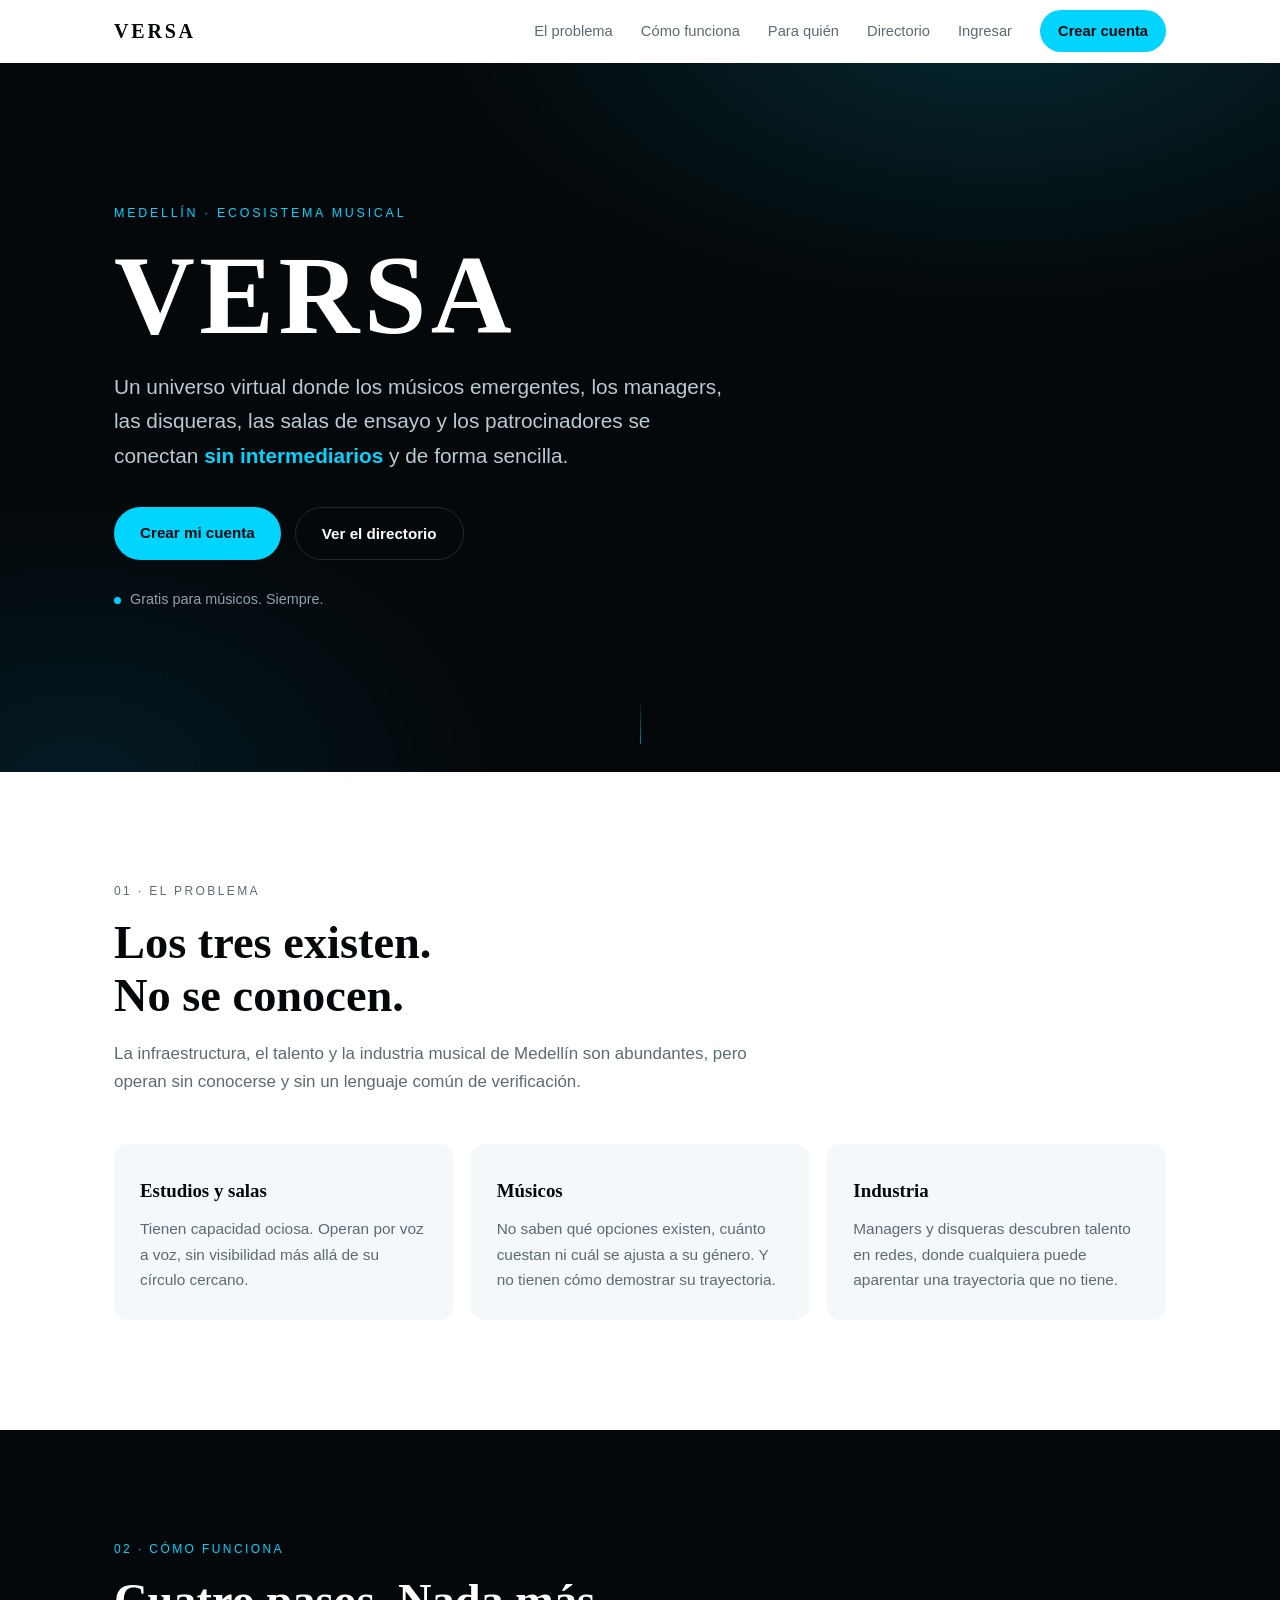
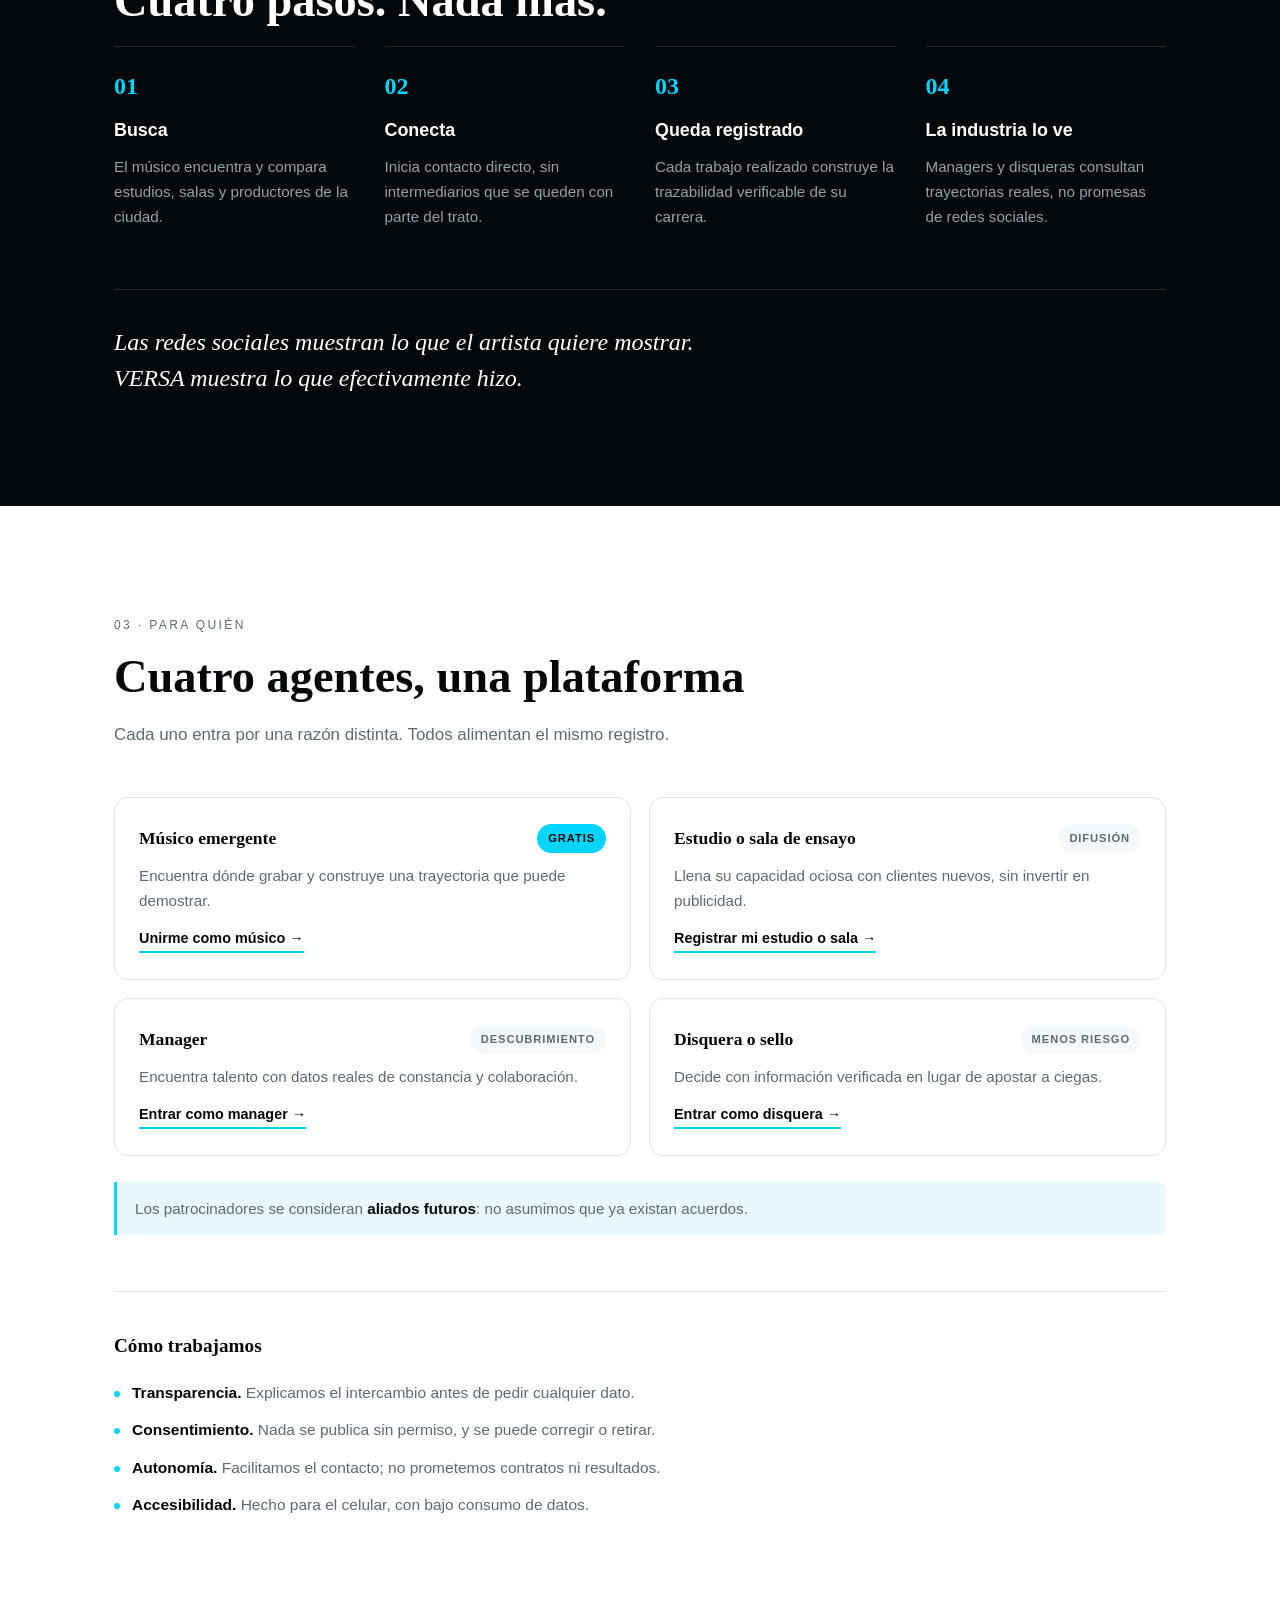
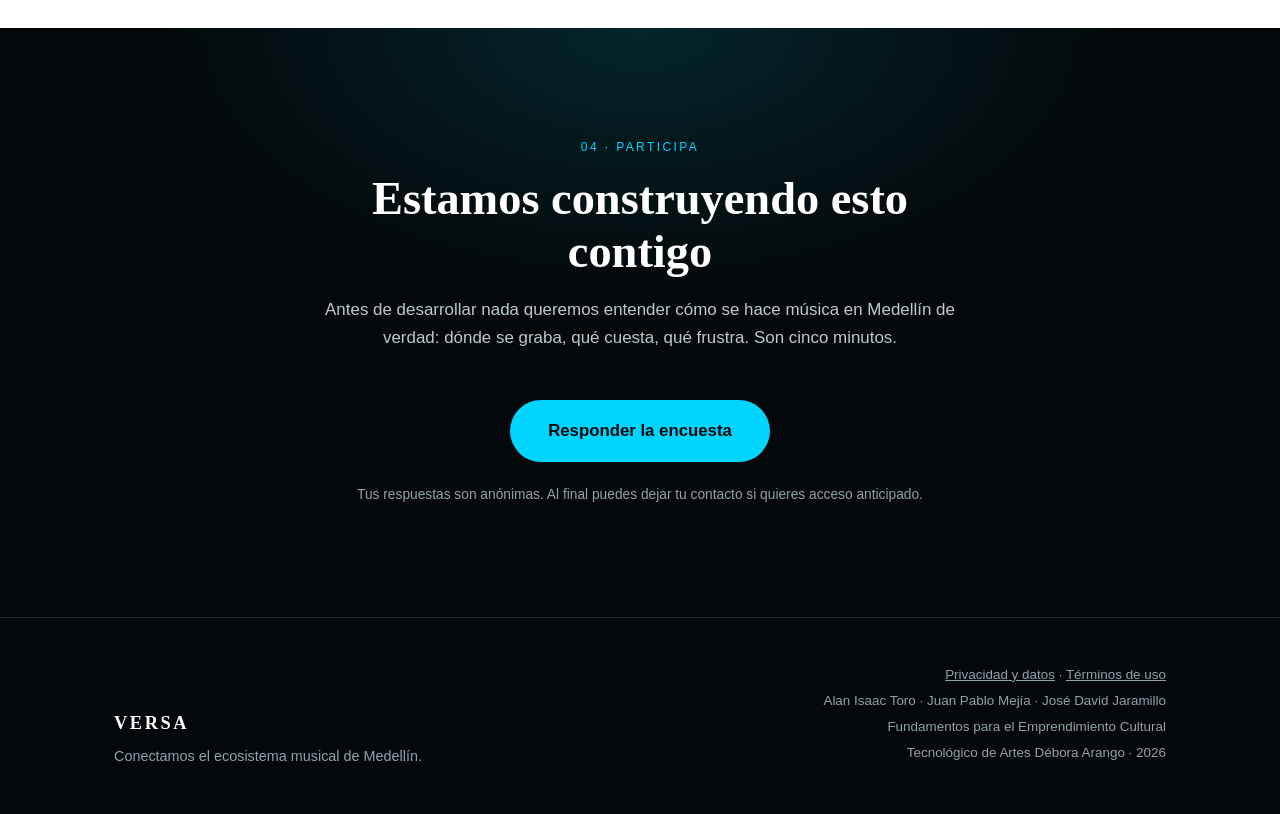
<file: index.html>
<!doctype html>
<html lang="es">
<head>
<meta charset="utf-8">
<meta name="viewport" content="width=device-width, initial-scale=1">
<title>VERSA — Conecta el ecosistema musical</title>
<meta name="description" content="VERSA conecta a músicos emergentes, estudios de grabación, managers y disqueras de Medellín. Gratis para músicos.">
<link rel="stylesheet" href="/assets/css/site.css">
<link rel="stylesheet" href="/assets/css/app.css">
</head>
<body>

<!-- ======== NAV ======== -->
<header class="nav" id="nav">
  <div class="wrap nav__inner">
    <a href="#inicio" class="nav__logo">VERSA</a>
    <nav class="nav__links" id="navLinks">
      <a href="#problema">El problema</a>
      <a href="#como">Cómo funciona</a>
      <a href="#quien">Para quién</a>
      <a href="/directorio/">Directorio</a>
      <a href="/ingresar/">Ingresar</a>
      <a href="/registro/" class="btn btn--sm">Crear cuenta</a>
    </nav>
    <button class="nav__toggle" id="navToggle" aria-label="Abrir menú" aria-expanded="false">
      <span></span><span></span><span></span>
    </button>
  </div>
</header>

<!-- ======== HERO ======== -->
<section class="hero" id="inicio">
  <div class="wrap">
    <p class="hero__kicker">Medellín · Ecosistema musical</p>
    <h1 class="hero__title">VERSA</h1>
    <p class="hero__lead">
      Un universo virtual donde los músicos emergentes, los managers, las disqueras, las salas de ensayo
      y los patrocinadores se conectan <strong>sin intermediarios</strong> y de forma sencilla.
    </p>
    <div class="hero__actions">
      <a href="/registro/" class="btn">Crear mi cuenta</a>
      <a href="/directorio/" class="btn btn--ghost">Ver el directorio</a>
    </div>
    <p class="hero__note">Gratis para músicos. Siempre.</p>
  </div>
  <div class="hero__scroll" aria-hidden="true"></div>
</section>

<!-- ======== PROBLEMA ======== -->
<section class="section" id="problema">
  <div class="wrap">
    <p class="eyebrow">01 · El problema</p>
    <h2 class="h2">Los tres existen.<br>No se conocen.</h2>
    <p class="lead">
      La infraestructura, el talento y la industria musical de Medellín son abundantes,
      pero operan sin conocerse y sin un lenguaje común de verificación.
    </p>

    <div class="grid grid--3">
      <article class="card reveal">
        <h3 class="card__title">Estudios y salas</h3>
        <p>Tienen capacidad ociosa. Operan por voz a voz, sin visibilidad más allá de su círculo cercano.</p>
      </article>
      <article class="card reveal">
        <h3 class="card__title">Músicos</h3>
        <p>No saben qué opciones existen, cuánto cuestan ni cuál se ajusta a su género. Y no tienen cómo demostrar su trayectoria.</p>
      </article>
      <article class="card reveal">
        <h3 class="card__title">Industria</h3>
        <p>Managers y disqueras descubren talento en redes, donde cualquiera puede aparentar una trayectoria que no tiene.</p>
      </article>
    </div>
  </div>
</section>

<!-- ======== CÓMO FUNCIONA ======== -->
<section class="section section--dark" id="como">
  <div class="wrap">
    <p class="eyebrow eyebrow--light">02 · Cómo funciona</p>
    <h2 class="h2 h2--light">Cuatro pasos. Nada más.</h2>

    <ol class="steps">
      <li class="steps__item reveal">
        <span class="steps__num">01</span>
        <h3>Busca</h3>
        <p>El músico encuentra y compara estudios, salas y productores de la ciudad.</p>
      </li>
      <li class="steps__item reveal">
        <span class="steps__num">02</span>
        <h3>Conecta</h3>
        <p>Inicia contacto directo, sin intermediarios que se queden con parte del trato.</p>
      </li>
      <li class="steps__item reveal">
        <span class="steps__num">03</span>
        <h3>Queda registrado</h3>
        <p>Cada trabajo realizado construye la trazabilidad verificable de su carrera.</p>
      </li>
      <li class="steps__item reveal">
        <span class="steps__num">04</span>
        <h3>La industria lo ve</h3>
        <p>Managers y disqueras consultan trayectorias reales, no promesas de redes sociales.</p>
      </li>
    </ol>

    <p class="pullquote">
      Las redes sociales muestran lo que el artista quiere mostrar.<br>
      VERSA muestra lo que efectivamente hizo.
    </p>
  </div>
</section>

<!-- ======== PARA QUIÉN ======== -->
<section class="section" id="quien">
  <div class="wrap">
    <p class="eyebrow">03 · Para quién</p>
    <h2 class="h2">Cuatro agentes, una plataforma</h2>
    <p class="lead">Cada uno entra por una razón distinta. Todos alimentan el mismo registro.</p>

    <div class="grid grid--2">
      <article class="agent reveal">
        <div class="agent__head"><h3>Músico emergente</h3><span class="tag tag--free">Gratis</span></div>
        <p>Encuentra dónde grabar y construye una trayectoria que puede demostrar.</p>
        <a class="agent__cta" href="/registro/?rol=musico">Unirme como músico →</a>
      </article>
      <article class="agent reveal">
        <div class="agent__head"><h3>Estudio o sala de ensayo</h3><span class="tag">Difusión</span></div>
        <p>Llena su capacidad ociosa con clientes nuevos, sin invertir en publicidad.</p>
        <a class="agent__cta" href="/registro/?rol=estudio">Registrar mi estudio o sala →</a>
      </article>
      <article class="agent reveal">
        <div class="agent__head"><h3>Manager</h3><span class="tag">Descubrimiento</span></div>
        <p>Encuentra talento con datos reales de constancia y colaboración.</p>
        <a class="agent__cta" href="/registro/?rol=manager">Entrar como manager →</a>
      </article>
      <article class="agent reveal">
        <div class="agent__head"><h3>Disquera o sello</h3><span class="tag">Menos riesgo</span></div>
        <p>Decide con información verificada en lugar de apostar a ciegas.</p>
        <a class="agent__cta" href="/registro/?rol=disquera">Entrar como disquera →</a>
      </article>
    </div>

    <p class="aside">
      Los patrocinadores se consideran <strong>aliados futuros</strong>: no asumimos que ya existan acuerdos.
    </p>

    <div class="principles">
      <h3 class="principles__title">Cómo trabajamos</h3>
      <ul>
        <li><strong>Transparencia.</strong> Explicamos el intercambio antes de pedir cualquier dato.</li>
        <li><strong>Consentimiento.</strong> Nada se publica sin permiso, y se puede corregir o retirar.</li>
        <li><strong>Autonomía.</strong> Facilitamos el contacto; no prometemos contratos ni resultados.</li>
        <li><strong>Accesibilidad.</strong> Hecho para el celular, con bajo consumo de datos.</li>
      </ul>
    </div>
  </div>
</section>

<!-- ======== ENCUESTA / CTA ======== -->
<section class="section section--dark cta" id="encuesta">
  <div class="wrap wrap--narrow">
    <p class="eyebrow eyebrow--light">04 · Participa</p>
    <h2 class="h2 h2--light">Estamos construyendo esto contigo</h2>
    <p class="lead lead--light">
      Antes de desarrollar nada queremos entender cómo se hace música en Medellín de verdad:
      dónde se graba, qué cuesta, qué frustra. Son cinco minutos.
    </p>

    <!-- ⬇️ REEMPLAZA ESTE ENLACE POR EL DE TU FORMULARIO ⬇️ -->
    <a class="btn btn--light btn--lg"
       href="https://forms.gle/REEMPLAZA-ESTE-ENLACE"
       target="_blank" rel="noopener">
       Responder la encuesta
    </a>

    <p class="cta__note">Tus respuestas son anónimas. Al final puedes dejar tu contacto si quieres acceso anticipado.</p>
  </div>
</section>

<!-- ======== FOOTER ======== -->
<footer class="footer">
  <div class="wrap footer__inner">
    <div>
      <p class="footer__logo">VERSA</p>
      <p class="footer__tag">Conectamos el ecosistema musical de Medellín.</p>
    </div>
    <div class="footer__meta">
      <p><a href="/legal/privacidad/">Privacidad y datos</a> · <a href="/legal/terminos/">Términos de uso</a></p>
      <p>Alan Isaac Toro · Juan Pablo Mejía · José David Jaramillo</p>
      <p>Fundamentos para el Emprendimiento Cultural</p>
      <p>Tecnológico de Artes Débora Arango · <span id="year">2026</span></p>
    </div>
  </div>
</footer>

<script src="/assets/js/core/ui.js"></script>
</body>
</html>
</file>
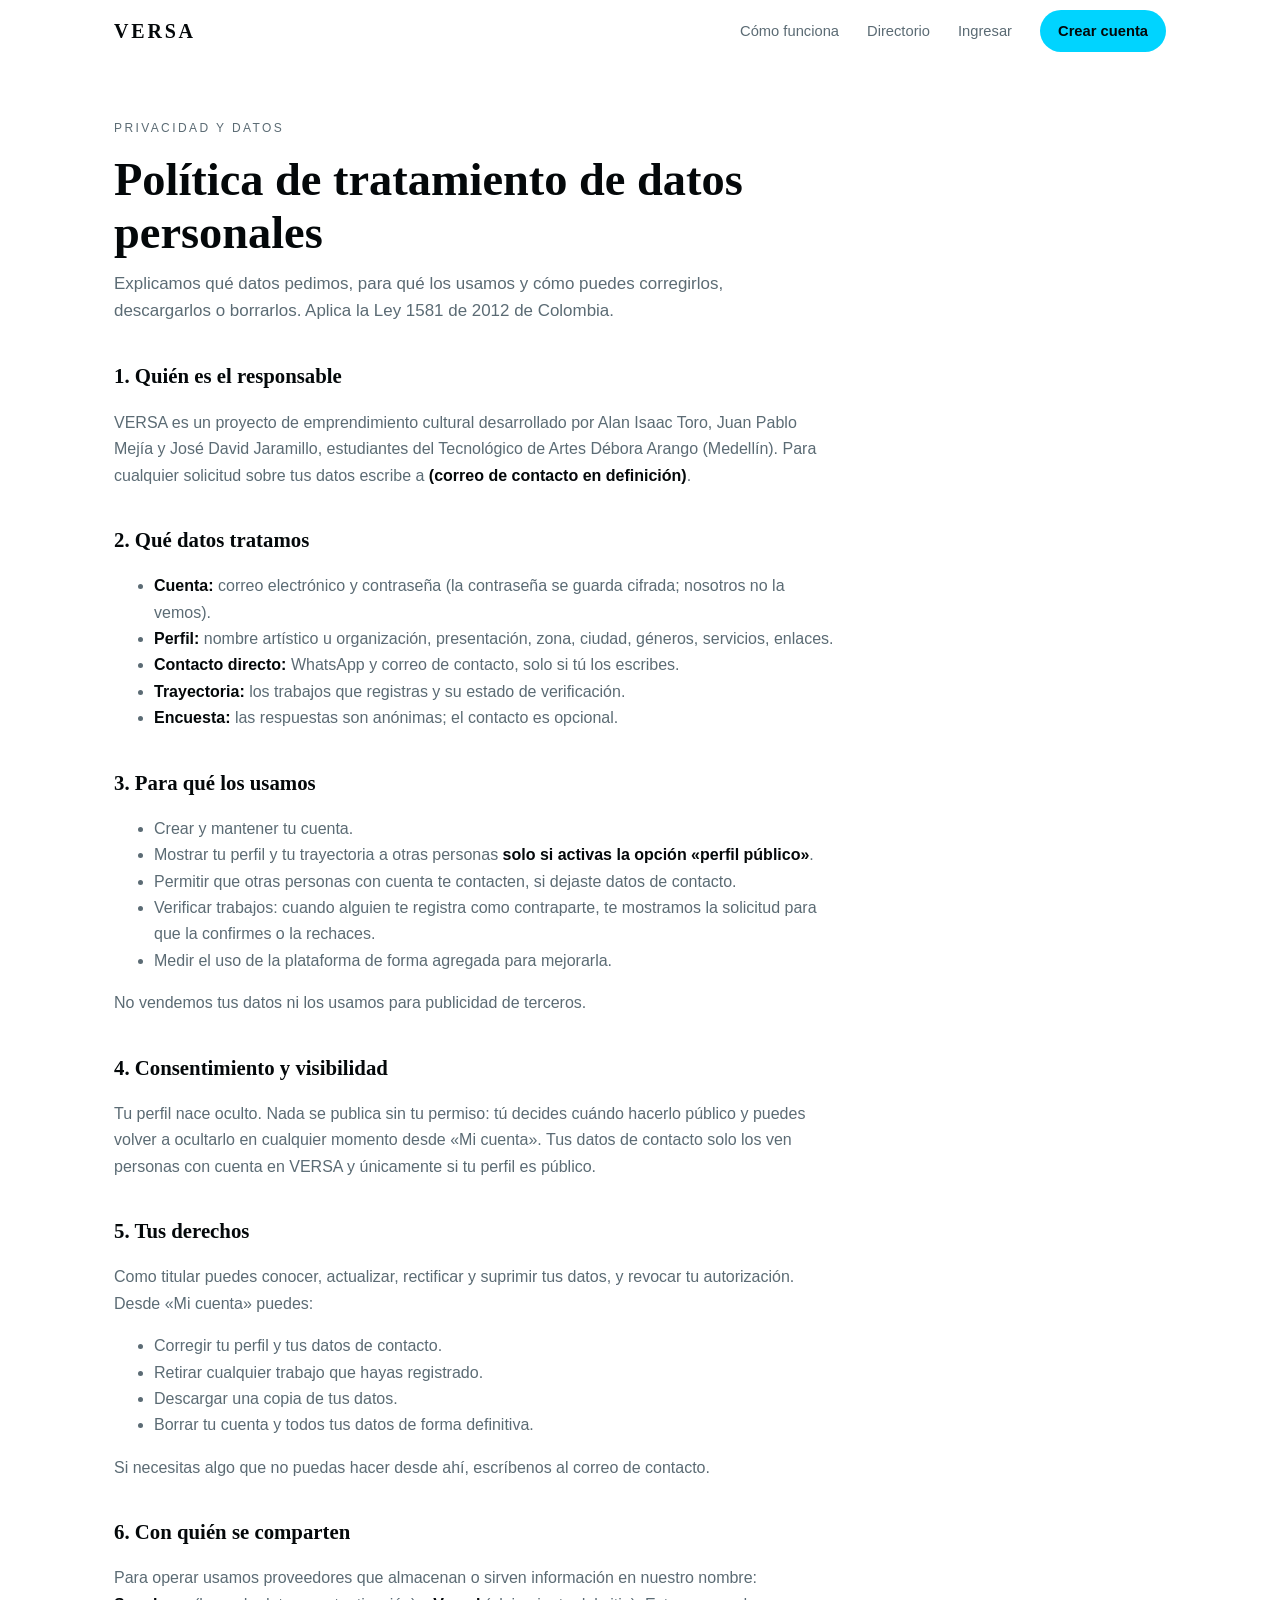
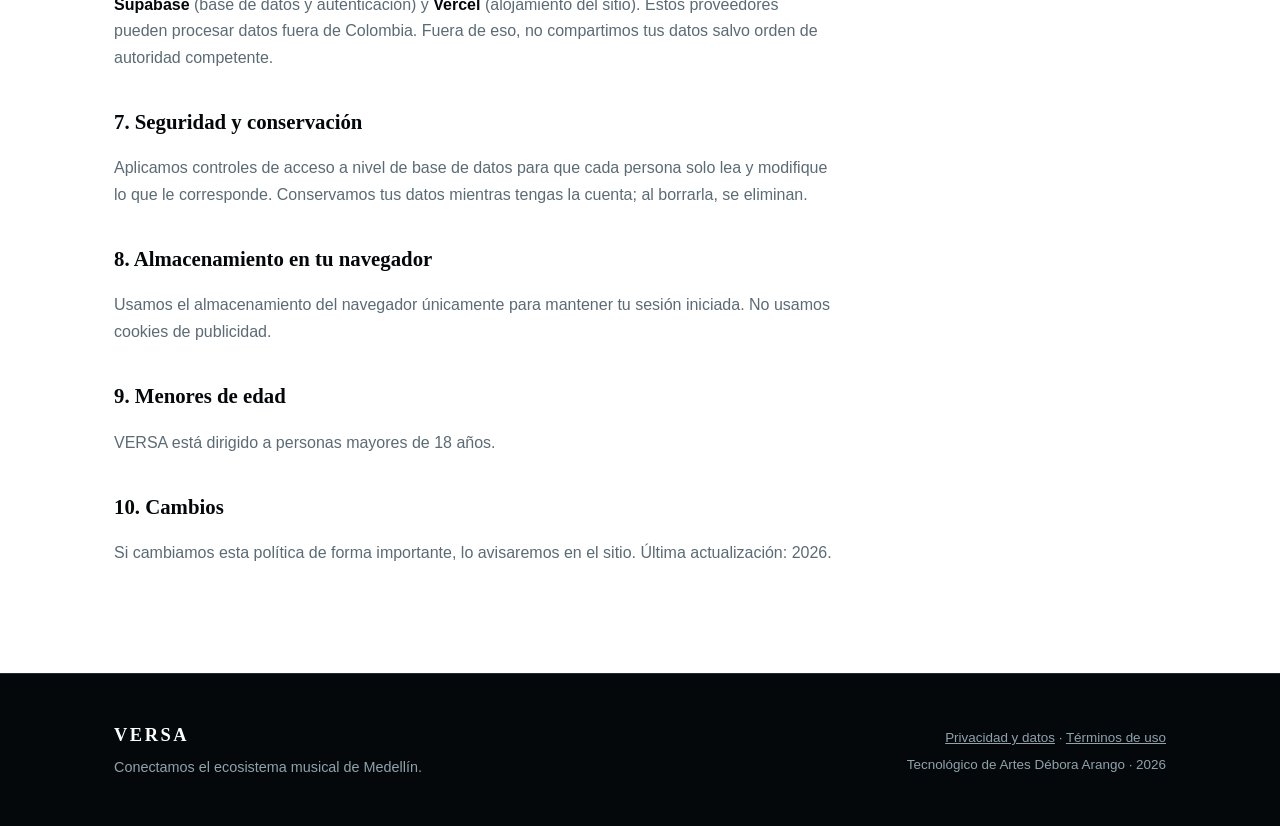
<file: legal/privacidad/index.html>
<!doctype html>
<html lang="es">
<head>
<meta charset="utf-8">
<meta name="viewport" content="width=device-width, initial-scale=1">
<title>Privacidad y datos — VERSA</title>
<meta name="description" content="Cómo VERSA trata tus datos personales: qué pedimos, para qué y cómo ejercer tus derechos.">
<link rel="stylesheet" href="/assets/css/site.css">
<link rel="stylesheet" href="/assets/css/app.css">
</head>
<body data-page="privacidad">
<div id="siteNav"></div>

<main class="page">
  <div class="wrap">
    <div class="prose">
      <p class="eyebrow">Privacidad y datos</p>
      <h1 class="h2">Política de tratamiento de datos personales</h1>
      <p class="lead" style="margin-bottom:0">Explicamos qué datos pedimos, para qué los usamos y cómo puedes corregirlos, descargarlos o borrarlos. Aplica la Ley 1581 de 2012 de Colombia.</p>

      <h2>1. Quién es el responsable</h2>
      <p>VERSA es un proyecto de emprendimiento cultural desarrollado por Alan Isaac Toro, Juan Pablo Mejía y José David Jaramillo, estudiantes del Tecnológico de Artes Débora Arango (Medellín). Para cualquier solicitud sobre tus datos escribe a <strong id="contactMail">(correo de contacto en definición)</strong>.</p>

      <h2>2. Qué datos tratamos</h2>
      <ul>
        <li><strong>Cuenta:</strong> correo electrónico y contraseña (la contraseña se guarda cifrada; nosotros no la vemos).</li>
        <li><strong>Perfil:</strong> nombre artístico u organización, presentación, zona, ciudad, géneros, servicios, enlaces.</li>
        <li><strong>Contacto directo:</strong> WhatsApp y correo de contacto, solo si tú los escribes.</li>
        <li><strong>Trayectoria:</strong> los trabajos que registras y su estado de verificación.</li>
        <li><strong>Encuesta:</strong> las respuestas son anónimas; el contacto es opcional.</li>
      </ul>

      <h2>3. Para qué los usamos</h2>
      <ul>
        <li>Crear y mantener tu cuenta.</li>
        <li>Mostrar tu perfil y tu trayectoria a otras personas <strong>solo si activas la opción «perfil público»</strong>.</li>
        <li>Permitir que otras personas con cuenta te contacten, si dejaste datos de contacto.</li>
        <li>Verificar trabajos: cuando alguien te registra como contraparte, te mostramos la solicitud para que la confirmes o la rechaces.</li>
        <li>Medir el uso de la plataforma de forma agregada para mejorarla.</li>
      </ul>
      <p>No vendemos tus datos ni los usamos para publicidad de terceros.</p>

      <h2>4. Consentimiento y visibilidad</h2>
      <p>Tu perfil nace oculto. Nada se publica sin tu permiso: tú decides cuándo hacerlo público y puedes volver a ocultarlo en cualquier momento desde «Mi cuenta». Tus datos de contacto solo los ven personas con cuenta en VERSA y únicamente si tu perfil es público.</p>

      <h2>5. Tus derechos</h2>
      <p>Como titular puedes conocer, actualizar, rectificar y suprimir tus datos, y revocar tu autorización. Desde «Mi cuenta» puedes:</p>
      <ul>
        <li>Corregir tu perfil y tus datos de contacto.</li>
        <li>Retirar cualquier trabajo que hayas registrado.</li>
        <li>Descargar una copia de tus datos.</li>
        <li>Borrar tu cuenta y todos tus datos de forma definitiva.</li>
      </ul>
      <p>Si necesitas algo que no puedas hacer desde ahí, escríbenos al correo de contacto.</p>

      <h2>6. Con quién se comparten</h2>
      <p>Para operar usamos proveedores que almacenan o sirven información en nuestro nombre: <strong>Supabase</strong> (base de datos y autenticación) y <strong>Vercel</strong> (alojamiento del sitio). Estos proveedores pueden procesar datos fuera de Colombia. Fuera de eso, no compartimos tus datos salvo orden de autoridad competente.</p>

      <h2>7. Seguridad y conservación</h2>
      <p>Aplicamos controles de acceso a nivel de base de datos para que cada persona solo lea y modifique lo que le corresponde. Conservamos tus datos mientras tengas la cuenta; al borrarla, se eliminan.</p>

      <h2>8. Almacenamiento en tu navegador</h2>
      <p>Usamos el almacenamiento del navegador únicamente para mantener tu sesión iniciada. No usamos cookies de publicidad.</p>

      <h2>9. Menores de edad</h2>
      <p>VERSA está dirigido a personas mayores de 18 años.</p>

      <h2>10. Cambios</h2>
      <p>Si cambiamos esta política de forma importante, lo avisaremos en el sitio. Última actualización: <span id="updated">2026</span>.</p>
    </div>
  </div>
</main>

<div id="siteFooter"></div>

<script src="/assets/js/core/config.js"></script>
<script src="/assets/js/core/app.js"></script>
<script src="/assets/js/core/ui.js"></script>
<script src="/assets/js/pages/legal.js"></script>
</body>
</html>
</file>
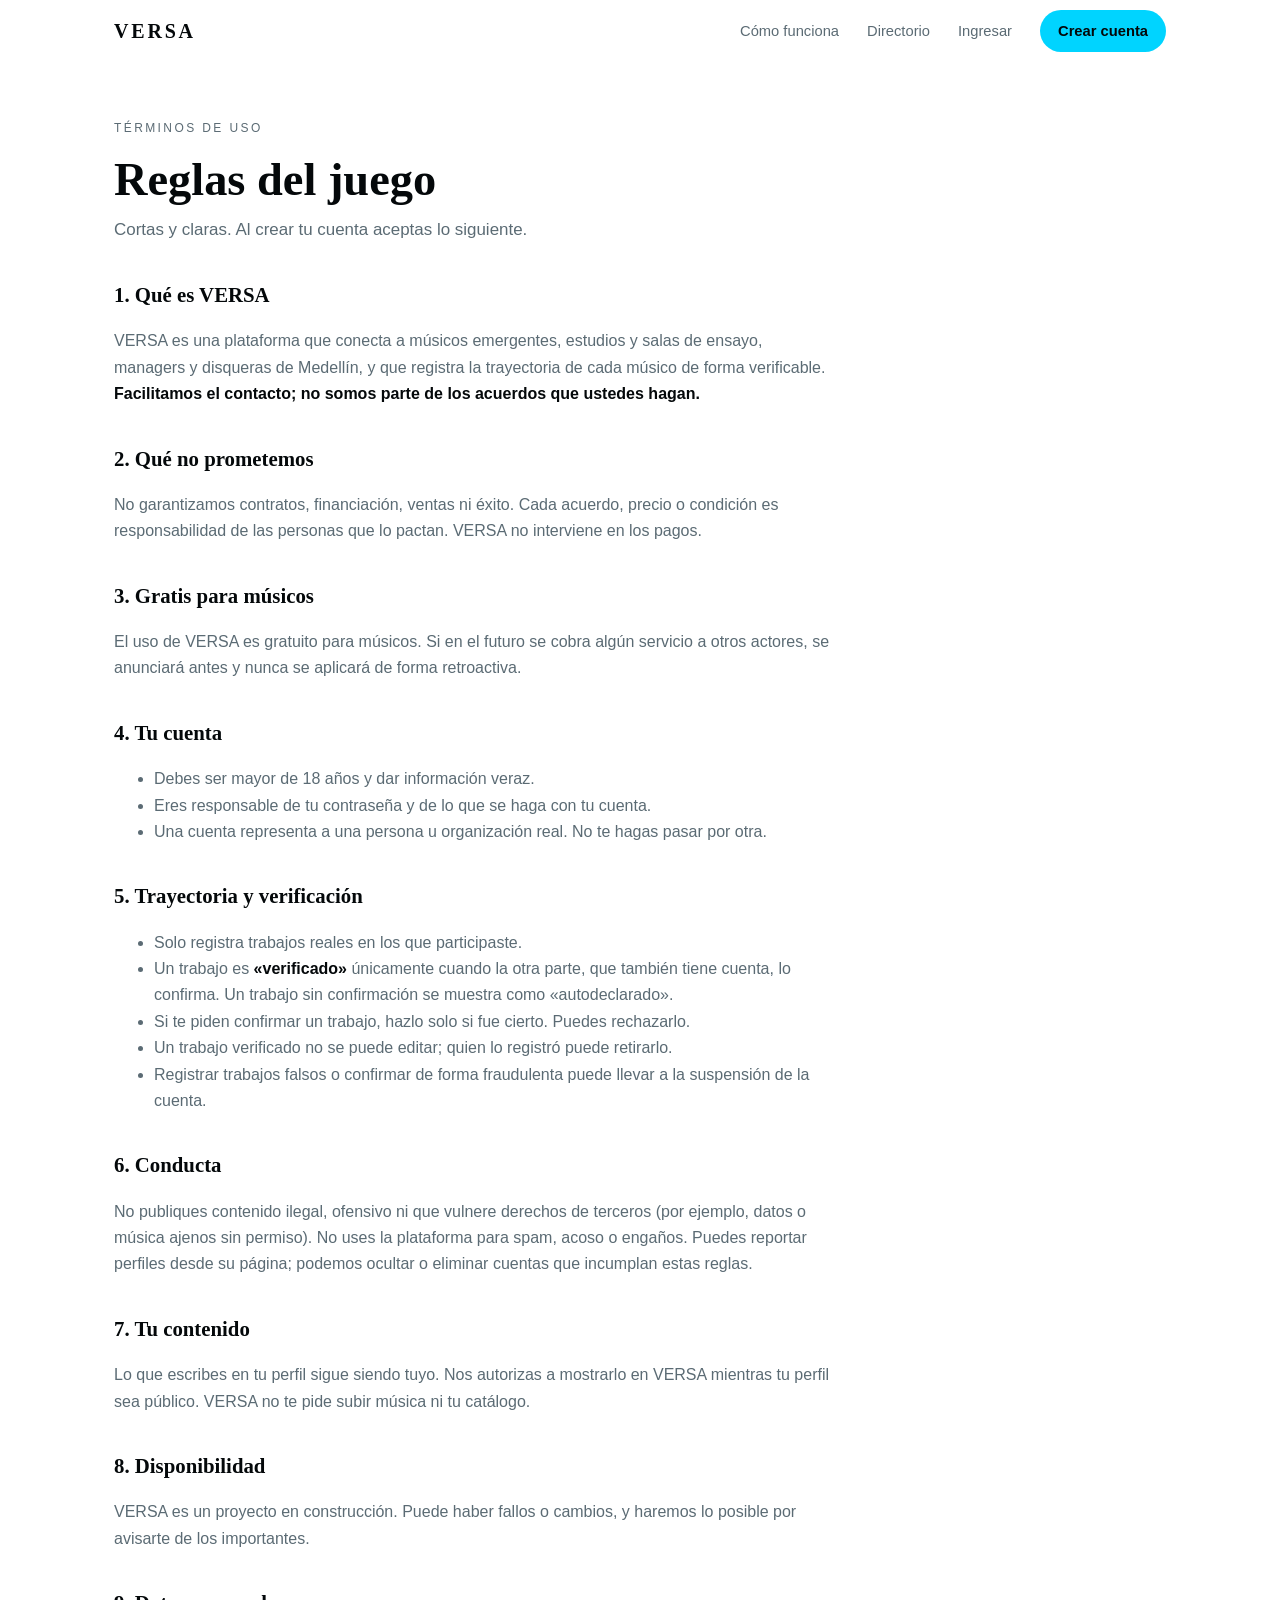
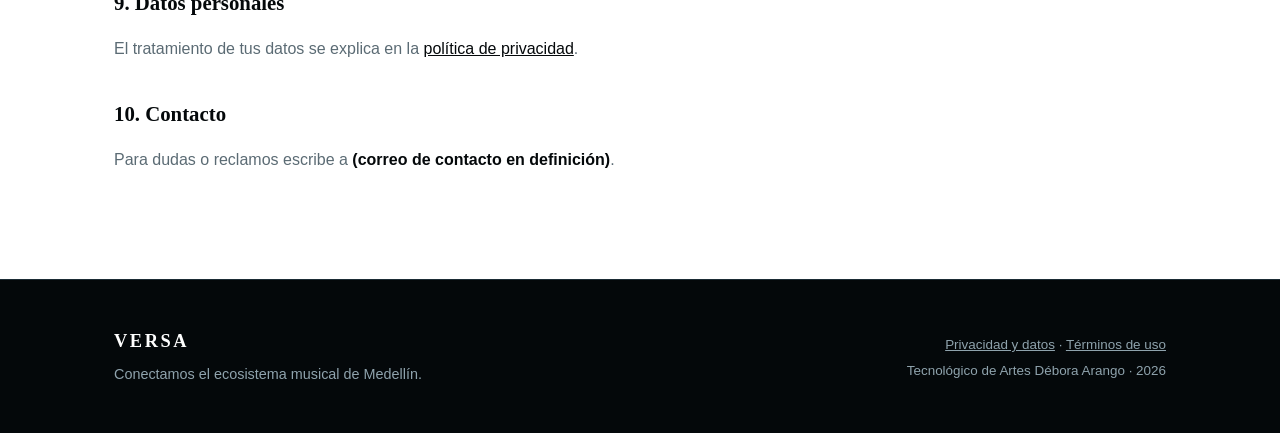
<file: legal/terminos/index.html>
<!doctype html>
<html lang="es">
<head>
<meta charset="utf-8">
<meta name="viewport" content="width=device-width, initial-scale=1">
<title>Términos de uso — VERSA</title>
<meta name="description" content="Reglas de uso de VERSA: qué es, qué no es y cómo funciona la verificación de trayectoria.">
<link rel="stylesheet" href="/assets/css/site.css">
<link rel="stylesheet" href="/assets/css/app.css">
</head>
<body data-page="terminos">
<div id="siteNav"></div>

<main class="page">
  <div class="wrap">
    <div class="prose">
      <p class="eyebrow">Términos de uso</p>
      <h1 class="h2">Reglas del juego</h1>
      <p class="lead" style="margin-bottom:0">Cortas y claras. Al crear tu cuenta aceptas lo siguiente.</p>

      <h2>1. Qué es VERSA</h2>
      <p>VERSA es una plataforma que conecta a músicos emergentes, estudios y salas de ensayo, managers y disqueras de Medellín, y que registra la trayectoria de cada músico de forma verificable. <strong>Facilitamos el contacto; no somos parte de los acuerdos que ustedes hagan.</strong></p>

      <h2>2. Qué no prometemos</h2>
      <p>No garantizamos contratos, financiación, ventas ni éxito. Cada acuerdo, precio o condición es responsabilidad de las personas que lo pactan. VERSA no interviene en los pagos.</p>

      <h2>3. Gratis para músicos</h2>
      <p>El uso de VERSA es gratuito para músicos. Si en el futuro se cobra algún servicio a otros actores, se anunciará antes y nunca se aplicará de forma retroactiva.</p>

      <h2>4. Tu cuenta</h2>
      <ul>
        <li>Debes ser mayor de 18 años y dar información veraz.</li>
        <li>Eres responsable de tu contraseña y de lo que se haga con tu cuenta.</li>
        <li>Una cuenta representa a una persona u organización real. No te hagas pasar por otra.</li>
      </ul>

      <h2>5. Trayectoria y verificación</h2>
      <ul>
        <li>Solo registra trabajos reales en los que participaste.</li>
        <li>Un trabajo es <strong>«verificado»</strong> únicamente cuando la otra parte, que también tiene cuenta, lo confirma. Un trabajo sin confirmación se muestra como «autodeclarado».</li>
        <li>Si te piden confirmar un trabajo, hazlo solo si fue cierto. Puedes rechazarlo.</li>
        <li>Un trabajo verificado no se puede editar; quien lo registró puede retirarlo.</li>
        <li>Registrar trabajos falsos o confirmar de forma fraudulenta puede llevar a la suspensión de la cuenta.</li>
      </ul>

      <h2>6. Conducta</h2>
      <p>No publiques contenido ilegal, ofensivo ni que vulnere derechos de terceros (por ejemplo, datos o música ajenos sin permiso). No uses la plataforma para spam, acoso o engaños. Puedes reportar perfiles desde su página; podemos ocultar o eliminar cuentas que incumplan estas reglas.</p>

      <h2>7. Tu contenido</h2>
      <p>Lo que escribes en tu perfil sigue siendo tuyo. Nos autorizas a mostrarlo en VERSA mientras tu perfil sea público. VERSA no te pide subir música ni tu catálogo.</p>

      <h2>8. Disponibilidad</h2>
      <p>VERSA es un proyecto en construcción. Puede haber fallos o cambios, y haremos lo posible por avisarte de los importantes.</p>

      <h2>9. Datos personales</h2>
      <p>El tratamiento de tus datos se explica en la <a href="/legal/privacidad/">política de privacidad</a>.</p>

      <h2>10. Contacto</h2>
      <p>Para dudas o reclamos escribe a <strong id="contactMail">(correo de contacto en definición)</strong>.</p>
    </div>
  </div>
</main>

<div id="siteFooter"></div>

<script src="/assets/js/core/config.js"></script>
<script src="/assets/js/core/app.js"></script>
<script src="/assets/js/core/ui.js"></script>
<script src="/assets/js/pages/legal.js"></script>
</body>
</html>
</file>
<file: assets/css/site.css>
/* ============================================
   VERSA — Estilos globales y landing
   Paleta: negro azulado · cyan eléctrico · blanco
   Mobile first. Sin librerías externas.
   ============================================ */

:root{
  /* Negros */
  --ink:#04080A;
  --ink-2:#0A1317;
  --ink-3:#122028;
  --ink-line:#1B2C35;

  /* Azules */
  --blue:#00D4FF;
  --blue-hover:#4FE2FF;
  --blue-deep:#002B3E;
  --blue-wash:#EAF8FD;

  /* Neutros */
  --paper:#FFFFFF;
  --soft:#F4F8FA;
  --line:#DCE6EB;
  --gray:#5B6B74;
  --gray-2:#8FA3AD;

  --wrap:1100px;
  --pad:24px;
  --radius:14px;
  --t:.3s cubic-bezier(.2,.7,.3,1);

  --sans: -apple-system, BlinkMacSystemFont, "Segoe UI", Roboto, Helvetica, Arial, sans-serif;
  --serif: Cambria, Georgia, "Times New Roman", serif;
}

*,*::before,*::after{ box-sizing:border-box; }

html{ scroll-behavior:smooth; }

body{
  margin:0;
  font-family:var(--sans);
  color:var(--ink);
  background:var(--paper);
  line-height:1.65;
  -webkit-font-smoothing:antialiased;
}

img{ max-width:100%; display:block; }

.wrap{
  width:100%;
  max-width:var(--wrap);
  margin:0 auto;
  padding:0 var(--pad);
}
.wrap--narrow{ max-width:720px; }

/* ---------- NAV ---------- */
.nav{
  position:sticky; top:0; z-index:50;
  background:rgba(255,255,255,.9);
  backdrop-filter:saturate(180%) blur(12px);
  border-bottom:1px solid transparent;
  transition:border-color var(--t);
}
.nav.is-stuck{ border-bottom-color:var(--line); }

.nav__inner{
  display:flex; align-items:center; justify-content:space-between;
  height:62px;
}
.nav__logo{
  font-family:var(--serif);
  font-weight:700; font-size:1.25rem; letter-spacing:.14em;
  color:var(--ink); text-decoration:none;
}
.nav__links{ display:flex; align-items:center; gap:28px; }
.nav__links a{
  color:var(--gray); text-decoration:none; font-size:.92rem;
  transition:color var(--t);
}
.nav__links a:hover{ color:var(--ink); }
.nav__links .btn{ color:var(--ink); }

.nav__toggle{
  display:none;
  width:42px; height:42px; padding:10px;
  background:none; border:0; cursor:pointer;
}
.nav__toggle span{
  display:block; height:2px; background:var(--ink);
  margin:4px 0; border-radius:2px; transition:transform var(--t), opacity var(--t);
}
.nav__toggle.is-open span:nth-child(1){ transform:translateY(6px) rotate(45deg); }
.nav__toggle.is-open span:nth-child(2){ opacity:0; }
.nav__toggle.is-open span:nth-child(3){ transform:translateY(-6px) rotate(-45deg); }

/* ---------- BOTONES ---------- */
.btn{
  display:inline-block;
  padding:13px 26px;
  background:var(--blue);
  color:var(--ink);
  text-decoration:none;
  border-radius:999px;
  font-size:.95rem; font-weight:700;
  transition:transform var(--t), background var(--t), box-shadow var(--t);
}
.btn:hover{
  background:var(--blue-hover);
  transform:translateY(-2px);
  box-shadow:0 8px 24px rgba(0,212,255,.25);
}
.btn--sm{ padding:9px 18px; font-size:.88rem; }
.btn--lg{ padding:17px 38px; font-size:1.05rem; }

.btn--ghost{
  background:transparent; color:var(--ink);
  border:1px solid var(--line); box-shadow:none;
}
.btn--ghost:hover{ background:var(--soft); box-shadow:none; }

.btn--light{ background:var(--blue); color:var(--ink); }

/* ---------- HERO ---------- */
.hero{
  position:relative;
  background:var(--ink);
  color:var(--paper);
  padding:110px 0 130px;
  overflow:hidden;
}
.hero::before{
  content:"";
  position:absolute; inset:0;
  background:
    radial-gradient(900px 480px at 78% -8%, rgba(0,212,255,.16), transparent 62%),
    radial-gradient(620px 420px at 6% 102%, rgba(0,100,140,.20), transparent 68%);
  pointer-events:none;
}
.hero .wrap{ position:relative; z-index:1; }

.hero__kicker{
  margin:0 0 18px;
  font-size:.78rem; letter-spacing:.22em; text-transform:uppercase;
  color:var(--blue);
}
.hero__title{
  font-family:var(--serif);
  margin:0 0 22px;
  font-size:clamp(3.4rem, 13vw, 7rem);
  line-height:.95; letter-spacing:.04em; font-weight:700;
  color:var(--paper);
}
.hero__lead{
  max-width:620px; margin:0 0 34px;
  font-size:clamp(1.05rem, 3.4vw, 1.3rem);
  color:#B9CAD2;
}
.hero__lead strong{ color:var(--blue); font-weight:700; }

.hero__actions{ display:flex; flex-wrap:wrap; gap:14px; }
.hero__actions .btn--ghost{ color:var(--paper); border-color:var(--ink-line); }
.hero__actions .btn--ghost:hover{ background:var(--ink-2); }

.hero__note{
  margin:28px 0 0; font-size:.9rem; color:var(--gray-2);
}
.hero__note::before{
  content:""; display:inline-block;
  width:7px; height:7px; border-radius:50%;
  background:var(--blue); margin-right:9px; vertical-align:middle;
}
.hero__scroll{
  position:absolute; left:50%; bottom:28px;
  width:1px; height:46px;
  background:linear-gradient(var(--ink), var(--blue));
  opacity:.6;
}

/* ---------- SECCIONES ---------- */
.section{ padding:90px 0; }
.section--dark{ background:var(--ink); color:var(--paper); }

.eyebrow{
  margin:0 0 14px;
  font-size:.75rem; letter-spacing:.2em; text-transform:uppercase;
  color:var(--gray);
}
.eyebrow--light{ color:var(--blue); }

.h2{
  font-family:var(--serif);
  margin:0 0 18px;
  font-size:clamp(1.9rem, 6.4vw, 2.9rem);
  line-height:1.15; font-weight:700;
}
.h2--light{ color:var(--paper); }

.lead{
  max-width:640px; margin:0 0 48px;
  font-size:1.06rem; color:var(--gray);
}
.lead--light{ color:#B9CAD2; }

/* ---------- GRIDS ---------- */
.grid{ display:grid; gap:18px; }
.grid--2{ grid-template-columns:1fr; }
.grid--3{ grid-template-columns:1fr; }

.card{
  background:var(--soft);
  border-radius:var(--radius);
  padding:28px 26px;
  border-top:3px solid transparent;
  transition:transform var(--t), border-color var(--t), background var(--t);
}
.card:hover{
  transform:translateY(-4px);
  border-top-color:var(--blue);
  background:var(--blue-wash);
}
.card__title{
  font-family:var(--serif);
  margin:0 0 10px; font-size:1.18rem; font-weight:700;
}
.card p{ margin:0; color:var(--gray); font-size:.96rem; }

/* ---------- PASOS ---------- */
.steps{
  list-style:none; margin:0 0 60px; padding:0;
  display:grid; gap:34px; grid-template-columns:1fr;
}
.steps__item{ padding-top:20px; border-top:1px solid var(--ink-line); }
.steps__num{
  display:block; margin-bottom:10px;
  font-family:var(--serif); font-size:1.5rem; font-weight:700;
  color:var(--blue);
}
.steps__item h3{
  margin:0 0 8px; font-size:1.12rem; font-weight:700; color:var(--paper);
}
.steps__item p{ margin:0; color:#8FA3AD; font-size:.95rem; }

.pullquote{
  margin:0; padding:34px 0 0; border-top:1px solid var(--ink-line);
  font-family:var(--serif); font-style:italic;
  font-size:clamp(1.1rem, 4vw, 1.5rem);
  line-height:1.5; color:var(--paper);
}

/* ---------- AGENTES ---------- */
.agent{
  border:1px solid var(--line);
  border-radius:var(--radius);
  padding:26px 24px;
  transition:border-color var(--t), transform var(--t), box-shadow var(--t);
}
.agent:hover{
  border-color:var(--blue);
  transform:translateY(-3px);
  box-shadow:0 10px 30px rgba(0,212,255,.12);
}
.agent__head{
  display:flex; align-items:center; justify-content:space-between;
  gap:12px; margin-bottom:10px;
}
.agent__head h3{
  font-family:var(--serif);
  margin:0; font-size:1.1rem; font-weight:700;
}
.agent p{ margin:0; color:var(--gray); font-size:.95rem; }

.tag{
  flex:none;
  font-size:.7rem; letter-spacing:.08em; text-transform:uppercase;
  padding:5px 11px; border-radius:999px;
  background:var(--soft); color:var(--gray); font-weight:600;
}
.tag--free{ background:var(--blue); color:var(--ink); }

/* ---------- PRINCIPIOS ---------- */
.principles{
  margin-top:56px; padding-top:38px; border-top:1px solid var(--line);
}
.principles__title{
  font-family:var(--serif);
  margin:0 0 18px; font-size:1.2rem; font-weight:700;
}
.principles ul{ margin:0; padding:0; list-style:none; display:grid; gap:12px; }
.principles li{
  padding-left:18px; position:relative; color:var(--gray); font-size:.97rem;
}
.principles li::before{
  content:""; position:absolute; left:0; top:11px;
  width:6px; height:6px; border-radius:50%; background:var(--blue);
}
.principles strong{ color:var(--ink); }

/* ---------- CTA ---------- */
.cta{ text-align:center; position:relative; overflow:hidden; }
.cta::before{
  content:""; position:absolute; inset:0;
  background:radial-gradient(760px 420px at 50% 0%, rgba(0,212,255,.14), transparent 65%);
  pointer-events:none;
}
.cta .wrap{ position:relative; z-index:1; }
.cta .lead{ margin-left:auto; margin-right:auto; }
.cta__note{
  margin:22px 0 0; font-size:.86rem; color:var(--gray-2);
}

/* ---------- FOOTER ---------- */
.footer{
  background:var(--ink); color:var(--gray-2);
  padding:46px 0; border-top:1px solid var(--ink-line);
}
.footer__inner{
  display:flex; flex-direction:column; gap:26px;
  justify-content:space-between;
}
.footer__logo{
  font-family:var(--serif);
  margin:0 0 6px; font-size:1.15rem; font-weight:700;
  letter-spacing:.14em; color:var(--paper);
}
.footer__tag{ margin:0; font-size:.9rem; }
.footer__meta p{ margin:0 0 4px; font-size:.84rem; }

/* ---------- REVEAL ----------
   Por defecto TODO es visible. La animación solo se activa
   si el JS cargó bien (clase .js en <html>). Así, si el JS
   falla o tarda, el contenido nunca desaparece.                */
.reveal{ opacity:1; transform:none; }

html.js .reveal{
  opacity:0; transform:translateY(18px);
  transition:opacity .6s ease, transform .6s ease;
}
html.js .reveal.is-visible{ opacity:1; transform:none; }

/* ============================================
   TABLET
   ============================================ */
@media (min-width:700px){
  .grid--2{ grid-template-columns:1fr 1fr; }
  .grid--3{ grid-template-columns:repeat(3,1fr); }
  .steps{ grid-template-columns:1fr 1fr; gap:40px 30px; }
  .footer__inner{ flex-direction:row; align-items:flex-end; }
  .footer__meta{ text-align:right; }
  .section{ padding:110px 0; }
}

/* ============================================
   ESCRITORIO
   ============================================ */
@media (min-width:980px){
  .steps{ grid-template-columns:repeat(4,1fr); gap:30px; }
  .hero{ padding:140px 0 160px; }
}

/* ============================================
   MÓVIL — menú desplegable
   ============================================ */
@media (max-width:699px){
  .nav__toggle{ display:block; }
  .nav__links{
    position:absolute; top:62px; left:0; right:0;
    flex-direction:column; align-items:flex-start; gap:0;
    background:var(--paper);
    border-bottom:1px solid var(--line);
    padding:8px var(--pad) 20px;
    display:none;
  }
  .nav__links.is-open{ display:flex; }
  .nav__links a{
    width:100%; padding:13px 0; font-size:1rem;
    border-bottom:1px solid var(--line);
  }
  .nav__links .btn{
    margin-top:14px; border-bottom:0; width:auto; padding:11px 22px;
  }
}

/* ---------- Accesibilidad ---------- */
@media (prefers-reduced-motion:reduce){
  html{ scroll-behavior:auto; }
  *,*::before,*::after{
    animation-duration:.001ms !important;
    transition-duration:.001ms !important;
  }
  .reveal{ opacity:1; transform:none; }
}

:focus-visible{ outline:2px solid var(--blue); outline-offset:3px; }

/* ---------- Nota lateral ---------- */
.aside{
  margin:26px 0 0;
  padding:14px 18px;
  border-left:3px solid var(--blue);
  background:var(--blue-wash);
  border-radius:0 8px 8px 0;
  font-size:.95rem; color:var(--gray);
}
.aside strong{ color:var(--ink); }
</file>
<file: assets/css/app.css>
/* ============================================
   VERSA — Estilos de la aplicación (formularios, directorio, perfil, trayectoria)
   Complementa site.css (mismos tokens).
   ============================================ */

.page{ padding:56px 0 90px; min-height:70vh; }
.page__head{ margin-bottom:34px; }
.page .h2{ margin-bottom:10px; }
.page .lead{ margin-bottom:0; }

.panel{
  background:var(--paper);
  border:1px solid var(--line);
  border-radius:var(--radius);
  padding:28px 26px;
  margin-bottom:22px;
}
.panel--soft{ background:var(--soft); border-color:transparent; }
.panel__title{
  font-family:var(--serif);
  margin:0 0 6px; font-size:1.2rem; font-weight:700;
}
.panel__hint{ margin:0 0 20px; color:var(--gray); font-size:.93rem; }

/* ---------- Formularios ---------- */
.form{ display:grid; gap:18px; }
.field{ display:grid; gap:6px; }
.field label, .field__label{ font-size:.88rem; font-weight:600; }
.field small{ color:var(--gray); font-size:.8rem; }

.input, .select, .textarea{
  width:100%;
  padding:12px 14px;
  font:inherit; font-size:1rem;
  color:var(--ink); background:var(--paper);
  border:1px solid var(--line);
  border-radius:10px;
  transition:border-color var(--t), box-shadow var(--t);
}
.textarea{ min-height:96px; resize:vertical; }
.input:focus, .select:focus, .textarea:focus{
  outline:none; border-color:var(--blue);
  box-shadow:0 0 0 3px rgba(0,212,255,.2);
}
.form__row{ display:grid; gap:18px; grid-template-columns:1fr; }

.check{ display:flex; gap:10px; align-items:flex-start; font-size:.92rem; color:var(--gray); }
.check input{ margin-top:4px; width:18px; height:18px; accent-color:var(--blue); flex:none; }
.check a{ color:var(--ink); }

button.btn{ border:0; cursor:pointer; font-family:inherit; }
button.btn:disabled{ opacity:.55; cursor:not-allowed; transform:none; box-shadow:none; }
button.btn--ghost{ border:1px solid var(--line); }
.btn--danger{ background:#FFE9E9; color:#8A1C1C; }
.btn--danger:hover{ background:#FFD6D6; box-shadow:none; }

.link-btn{
  background:none; border:0; padding:0; cursor:pointer;
  font:inherit; font-size:.9rem; color:var(--gray); text-decoration:underline;
}

/* ---------- Avisos ---------- */
.notice{
  padding:14px 18px; border-radius:10px;
  background:var(--blue-wash); color:var(--ink); font-size:.95rem;
  margin:0 0 22px;
}
.notice--warn{ background:#FFF4D6; }
.notice--err{ background:#FFE9E9; color:#8A1C1C; }
.notice code{ background:rgba(0,0,0,.06); padding:1px 6px; border-radius:5px; }

.toast{
  position:fixed; left:50%; bottom:26px; z-index:100;
  transform:translate(-50%, 20px); opacity:0;
  max-width:min(92vw, 460px);
  padding:13px 20px; border-radius:12px;
  background:var(--ink); color:var(--paper); font-size:.95rem;
  box-shadow:0 10px 30px rgba(0,0,0,.25);
  transition:opacity .3s ease, transform .3s ease;
}
.toast.is-in{ opacity:1; transform:translate(-50%, 0); }
.toast--error{ background:#8A1C1C; }
.toast--ok{ background:#0B5C3B; }

/* ---------- Auth ---------- */
.auth{ max-width:520px; margin:0 auto; }
.roles{ display:grid; gap:10px; grid-template-columns:1fr; }
.role{
  position:relative; display:block; cursor:pointer;
  padding:14px 16px; border:1px solid var(--line); border-radius:12px;
  transition:border-color var(--t), background var(--t);
}
.role input{ position:absolute; opacity:0; }
.role strong{ display:block; font-size:.97rem; }
.role span{ display:block; font-size:.84rem; color:var(--gray); margin-top:2px; }
.role:hover{ border-color:var(--blue); }
.role:has(input:checked){ border-color:var(--blue); background:var(--blue-wash); }
.role:has(input:focus-visible){ outline:2px solid var(--blue); outline-offset:2px; }
.auth__alt{ margin:22px 0 0; text-align:center; color:var(--gray); font-size:.93rem; }
.auth__alt a{ color:var(--ink); font-weight:600; }

/* ---------- Distintivos ---------- */
.badge{
  display:inline-block; padding:4px 10px; border-radius:999px;
  font-size:.72rem; font-weight:700; letter-spacing:.03em;
  background:var(--soft); color:var(--gray);
}
.badge--ok{ background:#DDF7EA; color:#0B5C3B; }
.badge--wait{ background:#FFF1CC; color:#7A5600; }
.badge--no{ background:#FFE9E9; color:#8A1C1C; }

.chips{ display:flex; flex-wrap:wrap; gap:6px; margin-top:12px; }
.chip{
  padding:3px 10px; border-radius:999px; font-size:.78rem;
  background:var(--soft); color:var(--gray);
}

/* ---------- Directorio ---------- */
.filters{
  display:grid; gap:12px; grid-template-columns:1fr;
  margin-bottom:26px; padding:20px; background:var(--soft); border-radius:var(--radius);
}
.cards{ display:grid; gap:16px; grid-template-columns:1fr; }
.pcard{
  display:block; text-decoration:none; color:inherit;
  border:1px solid var(--line); border-radius:var(--radius);
  padding:22px; background:var(--paper);
  transition:border-color var(--t), transform var(--t), box-shadow var(--t);
}
.pcard:hover{
  border-color:var(--blue); transform:translateY(-3px);
  box-shadow:0 10px 30px rgba(0,212,255,.12);
}
.pcard__top{ display:flex; justify-content:space-between; align-items:center; gap:8px; margin-bottom:12px; flex-wrap:wrap; }
.pcard__name{ font-family:var(--serif); margin:0 0 4px; font-size:1.15rem; }
.pcard__meta{ margin:0; color:var(--gray); font-size:.88rem; }
.pcard__bio{ margin:10px 0 0; color:var(--gray); font-size:.93rem; }
.empty{ padding:40px 10px; text-align:center; color:var(--gray); }

/* ---------- Perfil público ---------- */
.profile-head{ display:grid; gap:10px; margin-bottom:30px; }
.profile-head h1{ font-family:var(--serif); margin:0; font-size:clamp(2rem, 7vw, 3rem); line-height:1.1; }
.profile-head__meta{ color:var(--gray); margin:0; }
.profile-actions{ display:flex; flex-wrap:wrap; gap:10px; margin-top:6px; }
.kv{ display:grid; gap:4px; margin:0 0 16px; }
.kv dt{ font-size:.75rem; letter-spacing:.14em; text-transform:uppercase; color:var(--gray); }
.kv dd{ margin:0; }

/* ---------- Trabajos / trayectoria ---------- */
.works{ list-style:none; margin:0; padding:0; display:grid; gap:12px; }
.work{
  border:1px solid var(--line); border-radius:12px; padding:16px 18px;
  display:grid; gap:6px;
}
.work--ok{ border-color:#BFE9D3; background:#F6FDF9; }
.work__top{ display:flex; justify-content:space-between; align-items:flex-start; gap:10px; flex-wrap:wrap; }
.work__title{ margin:0; font-weight:700; font-size:1rem; }
.work__meta{ margin:0; color:var(--gray); font-size:.86rem; }
.work__desc{ margin:0; font-size:.93rem; color:var(--gray); }
.work__actions{ display:flex; flex-wrap:wrap; gap:8px; margin-top:6px; }

/* ---------- Legal ---------- */
.prose{ max-width:720px; }
.prose h2{ font-family:var(--serif); font-size:1.3rem; margin:34px 0 10px; }
.prose p, .prose li{ color:var(--gray); }
.prose strong{ color:var(--ink); }
.prose a{ color:var(--ink); }

/* ---------- Pie de página (enlaces) ---------- */
.footer a{ color:var(--gray-2); }
.footer a:hover{ color:var(--paper); }

@media (min-width:700px){
  .form__row{ grid-template-columns:1fr 1fr; }
  .roles{ grid-template-columns:1fr 1fr; }
  .filters{ grid-template-columns:2fr 1fr 1fr 1fr; align-items:end; }
  .cards{ grid-template-columns:1fr 1fr; }
}
@media (min-width:980px){
  .cards{ grid-template-columns:repeat(3,1fr); }
}

/* ---------- Landing: enlaces de cada actor ---------- */
.agent__cta{
  display:inline-block; margin-top:14px;
  font-size:.9rem; font-weight:700; color:var(--ink); text-decoration:none;
  border-bottom:2px solid var(--blue);
}
.agent__cta:hover{ background:var(--blue-wash); }
</file>
